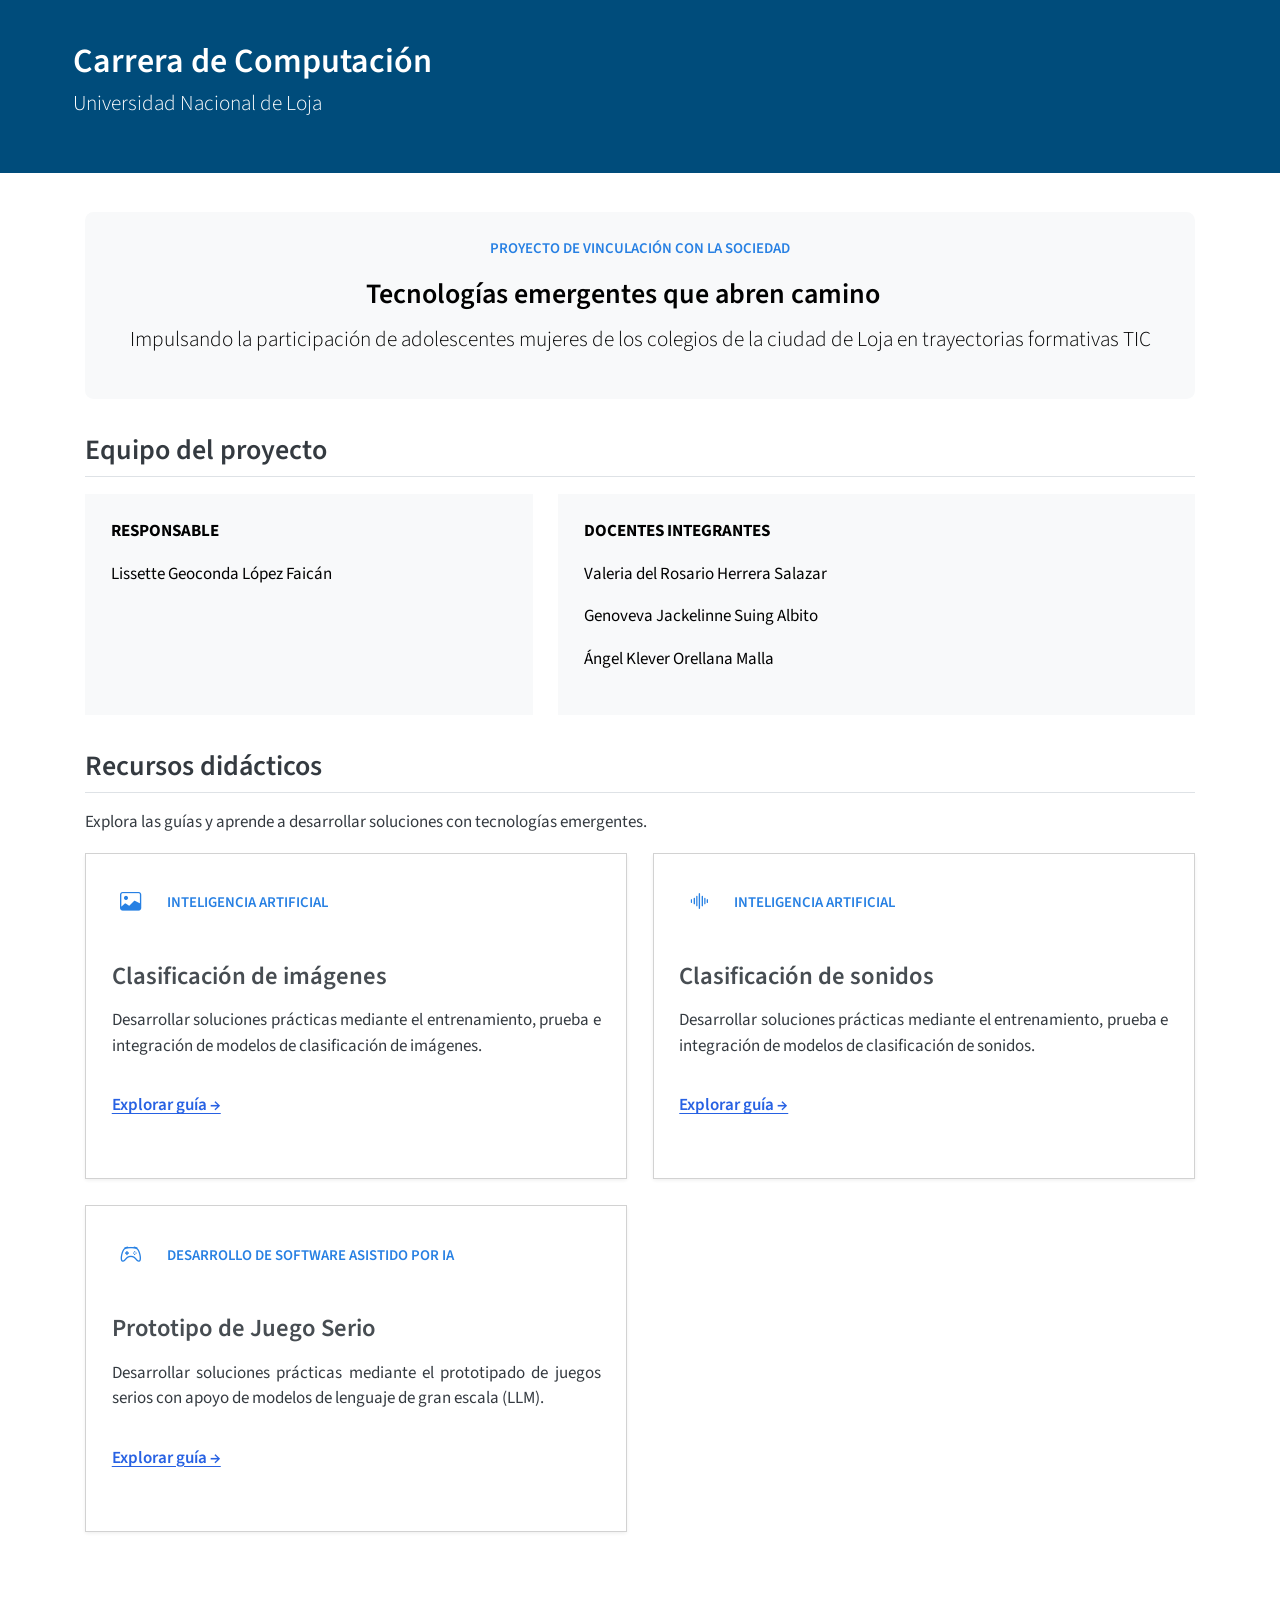
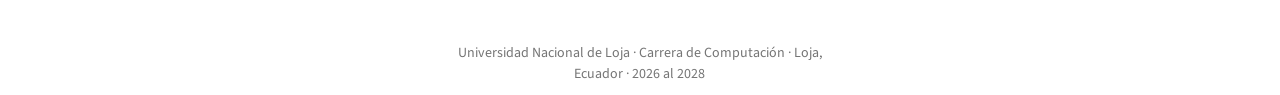
<file: doc/index.html>
<!DOCTYPE html>
<html xmlns="http://www.w3.org/1999/xhtml" lang="es" xml:lang="es"><head>

<meta charset="utf-8">
<meta name="generator" content="quarto-1.11.9">

<meta name="viewport" content="width=device-width, initial-scale=1.0, user-scalable=yes">


<title>Carrera de Computación – WomanTIC</title>
<style>
/* Default styles provided by pandoc.
** See https://pandoc.org/MANUAL.html#variables-for-html for config info.
*/
span.smallcaps{font-variant: small-caps;}
div.columns{display: flex; gap: 1.5em;}
div.column{flex: auto;}
@media screen {
div.columns{gap: min(4vw, 1.5em);}
div.column{overflow-x: auto;}
}
div.hanging-indent{margin-left: 1.5em; text-indent: -1.5em;}
ul.task-list{list-style: none;}
ul.task-list li input[type="checkbox"] {
  width: 0.8em;
  margin: 0 0.8em 0.2em -1em; /* quarto-specific, see https://github.com/quarto-dev/quarto-cli/issues/4556 */ 
  vertical-align: middle;
}
</style>


<script src="site_libs/quarto-nav/quarto-nav.js"></script>
<script src="site_libs/clipboard/clipboard.min.js"></script>
<script src="site_libs/quarto-html/quarto.js" type="module"></script>
<script src="site_libs/quarto-html/tabsets/tabsets.js" type="module"></script>
<script src="site_libs/quarto-html/scrollable-regions/scrollable-regions.js" type="module"></script>
<script src="site_libs/quarto-html/popper.min.js"></script>
<script src="site_libs/quarto-html/tippy.umd.min.js"></script>
<script src="site_libs/quarto-html/anchor.min.js"></script>
<link href="site_libs/quarto-html/tippy.css" rel="stylesheet">
<link href="site_libs/quarto-html/quarto-syntax-highlighting-63b5708e65d6cd79cd7618c58d0c21e7.css" rel="stylesheet" id="quarto-text-highlighting-styles">
<script src="site_libs/bootstrap/bootstrap.min.js"></script>
<link href="site_libs/bootstrap/bootstrap-icons.css" rel="stylesheet">
<link href="site_libs/bootstrap/bootstrap-ae532e7a3f17d28a1d211e009f8669bc.min.css" rel="stylesheet" append-hash="true" id="quarto-bootstrap" data-mode="light">
<script id="quarto-search-options" type="application/json">{
  "language": {
    "search-no-results-text": "No se han encontrado resultados",
    "search-matching-documents-text": "documentos encontrados",
    "search-copy-link-title": "Copiar el enlace en la búsqueda",
    "search-hide-matches-text": "Ocultar resultados adicionales",
    "search-more-match-text": "resultado adicional en este documento",
    "search-more-matches-text": "resultados adicionales en este documento",
    "search-clear-button-title": "Borrar",
    "search-text-placeholder": "",
    "search-detached-cancel-button-title": "Cancelar",
    "search-submit-button-title": "Enviar",
    "search-label": "Buscar"
  }
}</script>
<style>

      .quarto-title-block .quarto-title-banner h1,
      .quarto-title-block .quarto-title-banner h2,
      .quarto-title-block .quarto-title-banner h3,
      .quarto-title-block .quarto-title-banner h4,
      .quarto-title-block .quarto-title-banner h5,
      .quarto-title-block .quarto-title-banner h6
      {
        color: #FFFFFF;
      }

      .quarto-title-block .quarto-title-banner {
        color: #FFFFFF;
background: #004C7B;
      }
</style>
<style>
  #title-block-header,
  #title-block-header .quarto-title-banner {
    margin-block-end: 0;
  }
</style>


</head>

<body class="quarto-light"><a id="quarto-skip-link" class="visually-hidden-focusable" href="#quarto-document-content">Saltar al contenido principal</a>

<div id="quarto-search-results"></div>
<!-- content -->
<header id="title-block-header" class="quarto-title-block default page-columns page-full">
  <div class="quarto-title-banner page-columns page-full">
    <div class="quarto-title column-page">
      <h1 class="title">Carrera de Computación</h1>
            <p class="subtitle lead">Universidad Nacional de Loja</p>
                      </div>
  </div>
    
  
  <div class="quarto-title-meta column-page">

      
    
      
    </div>
    
  
  </header><div id="quarto-content" class="quarto-container page-columns page-rows-contents page-layout-full">
<!-- sidebar -->
<!-- margin-sidebar -->
    
<!-- main -->
<main class="content quarto-banner-title-block column-page" id="quarto-document-content" tabindex="-1">





<div class="container pt-2 pb-4">
<div class="bg-light rounded-3 p-4 mb-4 text-center">
<div class="text-primary fw-semibold small mb-2">
<p>PROYECTO DE VINCULACIÓN CON LA SOCIEDAD</p>
</div>
<section id="tecnologías-emergentes-que-abren-camino" class="level2 border-0 mt-2 mb-1">
<h2 class="border-0 mt-2 mb-1 anchored" data-anchor-id="tecnologías-emergentes-que-abren-camino">Tecnologías emergentes que abren camino</h2>
<div class="lead mt-0 mb-0">
<p>Impulsando la participación de adolescentes mujeres de los colegios de la ciudad de Loja en trayectorias formativas TIC</p>
</div>
</section>
</div>
<section id="equipo-del-proyecto" class="level2">
<h2 class="anchored" data-anchor-id="equipo-del-proyecto">Equipo del proyecto</h2>
<div class="grid">
<div class="g-col-12 g-col-md-5">
<div class="card h-100 bg-light border-0">
<div class="card-body p-4">
<p><strong>RESPONSABLE</strong></p>
<p>Lissette Geoconda López Faicán</p>
</div>
</div>
</div>
<div class="g-col-12 g-col-md-7">
<div class="card h-100 bg-light border-0">
<div class="card-body p-4">
<p><strong>DOCENTES INTEGRANTES</strong></p>
<p>Valeria del Rosario Herrera Salazar</p>
<p>Genoveva Jackelinne Suing Albito</p>
<p>Ángel Klever Orellana Malla</p>
</div>
</div>
</div>
</div>
</section>
<section id="recursos-didácticos" class="level2">
<h2 class="anchored" data-anchor-id="recursos-didácticos">Recursos didácticos</h2>
<p>Explora las guías y aprende a desarrollar soluciones con tecnologías emergentes.</p>
<div class="grid">
<div class="g-col-12 g-col-md-6">
<div class="card h-100 shadow-sm">
<div class="card-body p-4 d-flex flex-column">
<div class="d-flex align-items-center gap-3 mb-3">
<div class="rounded-3 p-2">
<p><i class="bi bi-image fs-4 text-primary"></i></p>
</div>
<div class="text-primary fw-semibold small">
<p>INTELIGENCIA ARTIFICIAL</p>
</div>
</div>
<section id="clasificación-de-imágenes" class="level3 mt-0 mb-3">
<h3 class="mt-0 mb-3 anchored" data-anchor-id="clasificación-de-imágenes">Clasificación de imágenes</h3>
<div style="text-align: justify;">
<p>Desarrollar soluciones prácticas mediante el entrenamiento, prueba e integración de modelos de clasificación de imágenes.</p>
</div>
<div class="mt-auto pt-3">
<p><a href="./recursos/clasificador-imagenes/index.html" class="stretched-link fw-semibold">Explorar guía →</a></p>
</div>
</section>
</div>
</div>
</div>
<div class="g-col-12 g-col-md-6">
<div class="card h-100 shadow-sm">
<div class="card-body p-4 d-flex flex-column">
<div class="d-flex align-items-center gap-3 mb-3">
<div class="rounded-3 p-2">
<p><i class="bi bi-soundwave fs-4 text-primary"></i></p>
</div>
<div class="text-primary fw-semibold small">
<p>INTELIGENCIA ARTIFICIAL</p>
</div>
</div>
<section id="clasificación-de-sonidos" class="level3 mt-0 mb-3">
<h3 class="mt-0 mb-3 anchored" data-anchor-id="clasificación-de-sonidos">Clasificación de sonidos</h3>
<div style="text-align: justify;">
<p>Desarrollar soluciones prácticas mediante el entrenamiento, prueba e integración de modelos de clasificación de sonidos.</p>
</div>
<div class="mt-auto pt-3 text-muted">
<p><a href="./recursos/clasificador-sonidos/index.html" class="stretched-link fw-semibold">Explorar guía →</a></p>
</div>
</section>
</div>
</div>
</div>
<div class="g-col-12 g-col-md-6">
<div class="card h-100 shadow-sm">
<div class="card-body p-4 d-flex flex-column">
<div class="d-flex align-items-center gap-3 mb-3">
<div class="rounded-3 p-2">
<p><i class="bi bi-controller fs-4 text-primary"></i></p>
</div>
<div class="text-primary fw-semibold small">
<p>DESARROLLO DE SOFTWARE ASISTIDO POR IA</p>
</div>
</div>
<section id="prototipo-de-juego-serio" class="level3 mt-0 mb-3">
<h3 class="mt-0 mb-3 anchored" data-anchor-id="prototipo-de-juego-serio">Prototipo de Juego Serio</h3>
<div style="text-align: justify;">
<p>Desarrollar soluciones prácticas mediante el prototipado de juegos serios con apoyo de modelos de lenguaje de gran escala (LLM).</p>
</div>
<div class="mt-auto pt-3 text-muted">
<p><a href="./recursos/prototipadoIA-juegoserio/index.html" class="stretched-link fw-semibold">Explorar guía →</a></p>
</div>
</section>
</div>
</div>
</div>
</div>
</section>
</div>



</main> <!-- /main -->
<script id="quarto-html-after-body" type="application/javascript">
  window.document.addEventListener("DOMContentLoaded", function (event) {
    const icon = "";
    const anchorJS = new window.AnchorJS();
    anchorJS.options = {
      placement: 'right',
      icon: icon
    };
    anchorJS.add('.anchored');
    const isCodeAnnotation = (el) => {
      for (const clz of el.classList) {
        if (clz.startsWith('code-annotation-')) {                     
          return true;
        }
      }
      return false;
    }
    const onCopySuccess = function(e) {
      // button target
      const button = e.trigger;
      // don't keep focus
      button.blur();
      // flash "checked"
      button.classList.add('code-copy-button-checked');
      var currentTitle = button.getAttribute("title");
      button.setAttribute("title", "Copiado");
      let tooltip;
      if (window.bootstrap) {
        button.setAttribute("data-bs-toggle", "tooltip");
        button.setAttribute("data-bs-placement", "left");
        button.setAttribute("data-bs-title", "Copiado");
        tooltip = new bootstrap.Tooltip(button, 
          { trigger: "manual", 
            customClass: "code-copy-button-tooltip",
            offset: [0, -8]});
        tooltip.show();    
      }
      setTimeout(function() {
        if (tooltip) {
          tooltip.hide();
          button.removeAttribute("data-bs-title");
          button.removeAttribute("data-bs-toggle");
          button.removeAttribute("data-bs-placement");
        }
        button.setAttribute("title", currentTitle);
        button.classList.remove('code-copy-button-checked');
      }, 1000);
      // clear code selection
      e.clearSelection();
    }
    const getTextToCopy = function(trigger) {
      const outerScaffold = trigger.parentElement.cloneNode(true);
      const codeEl = outerScaffold.querySelector('code');
      for (const childEl of codeEl.children) {
        if (isCodeAnnotation(childEl)) {
          childEl.remove();
        }
      }
      return codeEl.innerText;
    }
    const clipboard = new window.ClipboardJS('.code-copy-button:not([data-in-quarto-modal])', {
      text: getTextToCopy
    });
    clipboard.on('success', onCopySuccess);
    if (window.document.getElementById('quarto-embedded-source-code-modal')) {
      const clipboardModal = new window.ClipboardJS('.code-copy-button[data-in-quarto-modal]', {
        text: getTextToCopy,
        container: window.document.getElementById('quarto-embedded-source-code-modal')
      });
      clipboardModal.on('success', onCopySuccess);
    }
      var localhostRegex = new RegExp(/^(?:http|https):\/\/localhost\:?[0-9]*\//);
      var mailtoRegex = new RegExp(/^mailto:/);
        var filterRegex = new RegExp('/' + window.location.host + '/');
      var isInternal = (href) => {
          return filterRegex.test(href) || localhostRegex.test(href) || mailtoRegex.test(href);
      }
      // Inspect non-navigation links and adorn them if external
      window.quartoDecorateExternalLinks = function (root) {
     var links = (root || window.document).querySelectorAll('a[href]:not(.nav-link):not(.navbar-brand):not(.toc-action):not(.sidebar-link):not(.sidebar-item-toggle):not(.pagination-link):not(.no-external):not([aria-hidden]):not(.dropdown-item):not(.quarto-navigation-tool):not(.about-link)');
      for (var i=0; i<links.length; i++) {
        const link = links[i];
        if (!isInternal(link.href)) {
          // undo the damage that might have been done by quarto-nav.js in the case of
          // links that we want to consider external
          if (link.dataset.originalHref !== undefined) {
            link.href = link.dataset.originalHref;
          }
          if (!link.classList.contains('no-external-icon')) {
          }
        }
      }
      };
      window.quartoDecorateExternalLinks(window.document);
    // Esc closes the popup (WCAG 1.4.13) and focus leaving both trigger and
    // popup closes it (WCAG 2.4.11); tippy handles neither for interactive popups.
    const hideOnEscAndFocusOut = {
      name: 'hideOnEscAndFocusOut',
      defaultValue: true,
      fn(instance) {
        const dismiss = () => {
          // A show scheduled by the trigger delay would otherwise reopen it
          instance.clearDelayTimeouts();
          instance.hide();
        };
        const onKeyDown = (event) => {
          if (event.key !== 'Escape') {
            return;
          }
          // Keep Esc from also reaching page handlers (e.g. reveal.js overview),
          // except an open reveal.js slide menu, which Esc should close too.
          // The menu handles keys only when its keyboard option is on.
          const menuHandlesEsc = window.Reveal?.getPlugin?.('menu')?.isOpen() &&
            window.Reveal.getConfig().menu?.keyboard !== false;
          if (!menuHandlesEsc) {
            event.stopPropagation();
          }
          if (instance.popper.contains(window.document.activeElement)) {
            // Disabled while refocusing so the focus trigger does not reopen it
            instance.disable();
            instance.reference.focus();
            instance.enable();
          }
          dismiss();
        };
        const onFocusOut = (event) => {
          const target = event.relatedTarget;
          if (target && !instance.reference.contains(target) &&
              !instance.popper.contains(target)) {
            dismiss();
          }
        };
        // On the trigger too: a click trigger (code-annotations: select) has no
        // blur handling. Attached for the instance's lifetime so leaving the
        // trigger also cancels a show still pending on the trigger delay.
        instance.reference.addEventListener('focusout', onFocusOut);
        return {
          onShow() {
            window.document.addEventListener('keydown', onKeyDown, true);
            instance.popper.addEventListener('focusout', onFocusOut);
          },
          onHide() {
            window.document.removeEventListener('keydown', onKeyDown, true);
            instance.popper.removeEventListener('focusout', onFocusOut);
          },
          onDestroy() {
            instance.reference.removeEventListener('focusout', onFocusOut);
          },
        };
      },
    };
    function tippyHover(el, contentFn, onTriggerFn, onUntriggerFn) {
      const config = {
        allowHTML: true,
        maxWidth: 500,
        delay: 100,
        arrow: false,
        appendTo: function(el) {
            return el.parentElement;
        },
        interactive: true,
        interactiveBorder: 10,
        theme: 'quarto',
        placement: 'bottom-start',
        plugins: [hideOnEscAndFocusOut],
      };
      if (contentFn) {
        config.content = contentFn;
      }
      if (onTriggerFn) {
        config.onTrigger = onTriggerFn;
      }
      if (onUntriggerFn) {
        config.onUntrigger = onUntriggerFn;
      }
      window.tippy(el, config); 
    }
    const noterefs = window.document.querySelectorAll('a[role="doc-noteref"]');
    for (var i=0; i<noterefs.length; i++) {
      const ref = noterefs[i];
      tippyHover(ref, function() {
        // use id or data attribute instead here
        let href = ref.getAttribute('data-footnote-href') || ref.getAttribute('href');
        try { href = new URL(href).hash; } catch {}
        const id = href.replace(/^#\/?/, "");
        const note = window.document.getElementById(id);
        if (note) {
          return note.innerHTML;
        } else {
          return "";
        }
      });
    }
    const xrefs = window.document.querySelectorAll('a.quarto-xref');
    const processXRef = (id, note) => {
      // Strip column container classes
      const stripColumnClz = (el) => {
        el.classList.remove("page-full", "page-columns");
        if (el.children) {
          for (const child of el.children) {
            stripColumnClz(child);
          }
        }
      }
      stripColumnClz(note)
      if (id === null || id.startsWith('sec-')) {
        // Special case sections, only their first couple elements
        const container = document.createElement("div");
        if (note.children && note.children.length > 2) {
          container.appendChild(note.children[0].cloneNode(true));
          for (let i = 1; i < note.children.length; i++) {
            const child = note.children[i];
            if (child.tagName === "P" && child.innerText === "") {
              continue;
            } else {
              container.appendChild(child.cloneNode(true));
              break;
            }
          }
          if (window.Quarto?.typesetMath) {
            window.Quarto.typesetMath(container);
          }
          return container.innerHTML
        } else {
          if (window.Quarto?.typesetMath) {
            window.Quarto.typesetMath(note);
          }
          return note.innerHTML;
        }
      } else {
        // Remove any anchor links if they are present
        const anchorLink = note.querySelector('a.anchorjs-link');
        if (anchorLink) {
          anchorLink.remove();
        }
        if (window.Quarto?.typesetMath) {
          window.Quarto.typesetMath(note);
        }
        if (note.classList.contains("callout")) {
          return note.outerHTML;
        } else {
          return note.innerHTML;
        }
      }
    }
    for (var i=0; i<xrefs.length; i++) {
      const xref = xrefs[i];
      tippyHover(xref, undefined, function(instance) {
        instance.disable();
        let url = xref.getAttribute('href');
        let hash = undefined; 
        if (url.startsWith('#')) {
          hash = url;
        } else {
          try { hash = new URL(url).hash; } catch {}
        }
        if (hash) {
          const id = hash.replace(/^#\/?/, "");
          const note = window.document.getElementById(id);
          if (note !== null) {
            try {
              const html = processXRef(id, note.cloneNode(true));
              instance.setContent(html);
            } finally {
              instance.enable();
              instance.show();
            }
          } else {
            // See if we can fetch this
            fetch(url.split('#')[0])
            .then(res => res.text())
            .then(html => {
              const parser = new DOMParser();
              const htmlDoc = parser.parseFromString(html, "text/html");
              const note = htmlDoc.getElementById(id);
              if (note !== null) {
                const html = processXRef(id, note);
                instance.setContent(html);
              } 
            }).finally(() => {
              instance.enable();
              instance.show();
            });
          }
        } else {
          // See if we can fetch a full url (with no hash to target)
          // This is a special case and we should probably do some content thinning / targeting
          fetch(url)
          .then(res => res.text())
          .then(html => {
            const parser = new DOMParser();
            const htmlDoc = parser.parseFromString(html, "text/html");
            const note = htmlDoc.querySelector('main.content');
            if (note !== null) {
              // This should only happen for chapter cross references
              // (since there is no id in the URL)
              // remove the first header
              if (note.children.length > 0 && note.children[0].tagName === "HEADER") {
                note.children[0].remove();
              }
              const html = processXRef(null, note);
              instance.setContent(html);
            } 
          }).finally(() => {
            instance.enable();
            instance.show();
          });
        }
      }, function(instance) {
      });
    }
        let selectedAnnoteEl;
        const selectorForAnnotation = ( cell, annotation) => {
          let cellAttr = 'data-code-cell="' + cell + '"';
          let lineAttr = 'data-code-annotation="' +  annotation + '"';
          const selector = 'span[' + cellAttr + '][' + lineAttr + ']';
          return selector;
        }
        const selectCodeLines = (annoteEl) => {
          const doc = window.document;
          const targetCell = annoteEl.getAttribute("data-target-cell");
          const targetAnnotation = annoteEl.getAttribute("data-target-annotation");
          const annoteSpan = window.document.querySelector(selectorForAnnotation(targetCell, targetAnnotation));
          const lines = annoteSpan.getAttribute("data-code-lines").split(",");
          const lineIds = lines.map((line) => {
            return targetCell + "-" + line;
          })
          // Each band is positioned against its own containing block, which is
          // not the offsetParent of the lines, so place it from client rects.
          const placeBand = (band, firstEl, lastEl, codeBlock) => {
            const container = band.offsetParent;
            if (container === null) {
              return;
            }
            const containerRect = container.getBoundingClientRect();
            // Reveal.js scales slides with a transform, so convert client
            // pixels back to the CSS pixels of the container.
            const scale = containerRect.height / container.offsetHeight || 1;
            const firstRect = firstEl.getBoundingClientRect();
            const lastRect = lastEl.getBoundingClientRect();
            const top = (firstRect.top - containerRect.top) / scale - container.clientTop + container.scrollTop;
            const height = (lastRect.bottom - firstRect.top) / scale;
            band.style.top = top - 2 + "px";
            band.style.height = height + 4 + "px";
            if (codeBlock) {
              // Without the copy button wrapper, the containing block is wider
              // than the code block, so span the code block explicitly.
              const blockRect = codeBlock.getBoundingClientRect();
              band.style.left = (blockRect.left - containerRect.left) / scale - container.clientLeft + container.scrollLeft + "px";
              band.style.width = blockRect.width / scale + "px";
            }
          };
          if (lineIds.length > 0) {
            const el = window.document.getElementById(lineIds[0]);
            const lastEl = window.document.getElementById(lineIds[lineIds.length - 1]);
            const parent = el.parentElement.parentElement;
            // cook up a div (if necessary) and position it
            let div = window.document.getElementById("code-annotation-line-highlight");
            if (div === null) {
              div = window.document.createElement("div");
              div.setAttribute("id", "code-annotation-line-highlight");
              div.style.position = 'absolute';
              parent.appendChild(div);
            }
            placeBand(div, el, lastEl, parent.closest("div.sourceCode") || parent);
            let gutterDiv = window.document.getElementById("code-annotation-line-highlight-gutter");
            if (gutterDiv === null) {
              gutterDiv = window.document.createElement("div");
              gutterDiv.setAttribute("id", "code-annotation-line-highlight-gutter");
              gutterDiv.style.position = 'absolute';
              const codeCell = window.document.getElementById(targetCell);
              const gutter = codeCell.querySelector('.code-annotation-gutter');
              gutter.appendChild(gutterDiv);
            }
            placeBand(gutterDiv, el, lastEl);
            selectedAnnoteEl = annoteEl;
          }
        };
        const unselectCodeLines = () => {
          const elementsIds = ["code-annotation-line-highlight", "code-annotation-line-highlight-gutter"];
          elementsIds.forEach((elId) => {
            const div = window.document.getElementById(elId);
            if (div) {
              div.remove();
            }
          });
          selectedAnnoteEl = undefined;
        };
          // Handle positioning of the toggle
      window.addEventListener(
        "resize",
        throttle(() => {
          elRect = undefined;
          if (selectedAnnoteEl) {
            selectCodeLines(selectedAnnoteEl);
          }
        }, 10)
      );
      function throttle(fn, ms) {
      let throttle = false;
      let timer;
        return (...args) => {
          if(!throttle) { // first call gets through
              fn.apply(this, args);
              throttle = true;
          } else { // all the others get throttled
              if(timer) clearTimeout(timer); // cancel #2
              timer = setTimeout(() => {
                fn.apply(this, args);
                timer = throttle = false;
              }, ms);
          }
        };
      }
        // Attach click handler to the DT
        const annoteDls = window.document.querySelectorAll('dt[data-target-cell]');
        for (const annoteDlNode of annoteDls) {
          annoteDlNode.addEventListener('click', (event) => {
            const clickedEl = event.target;
            if (clickedEl !== selectedAnnoteEl) {
              unselectCodeLines();
              const activeEl = window.document.querySelector('dt[data-target-cell].code-annotation-active');
              if (activeEl) {
                activeEl.classList.remove('code-annotation-active');
              }
              selectCodeLines(clickedEl);
              clickedEl.classList.add('code-annotation-active');
            } else {
              // Unselect the line
              unselectCodeLines();
              clickedEl.classList.remove('code-annotation-active');
            }
          });
        }
    const findCites = (el) => {
      const parentEl = el.parentElement;
      if (parentEl) {
        const cites = parentEl.dataset.cites;
        if (cites) {
          return {
            el,
            cites: cites.split(' ')
          };
        } else {
          return findCites(el.parentElement)
        }
      } else {
        return undefined;
      }
    };
    var bibliorefs = window.document.querySelectorAll('a[role="doc-biblioref"]');
    for (var i=0; i<bibliorefs.length; i++) {
      const ref = bibliorefs[i];
      const citeInfo = findCites(ref);
      if (citeInfo) {
        tippyHover(citeInfo.el, function() {
          var popup = window.document.createElement('div');
          citeInfo.cites.forEach(function(cite) {
            var citeDiv = window.document.createElement('div');
            citeDiv.classList.add('hanging-indent');
            citeDiv.classList.add('csl-entry');
            var biblioDiv = window.document.getElementById('ref-' + cite);
            if (biblioDiv) {
              citeDiv.innerHTML = biblioDiv.innerHTML;
            }
            popup.appendChild(citeDiv);
          });
          return popup.innerHTML;
        });
      }
    }
  });
  </script>
  <script type="application/javascript">
  window.quartoScrollableRegionsLabels = {"code":"Código desplazable","output":"Salida desplazable"};
  </script>
</div> <!-- /content -->
<footer class="footer">
  <div class="nav-footer">
    <div class="nav-footer-left">
      &nbsp;
    </div>   
    <div class="nav-footer-center">
<p>Universidad Nacional de Loja · Carrera de Computación · Loja, Ecuador · 2026 al 2028</p>
</div>
    <div class="nav-footer-right">
      &nbsp;
    </div>
  </div>
</footer>




</body></html>
</file>
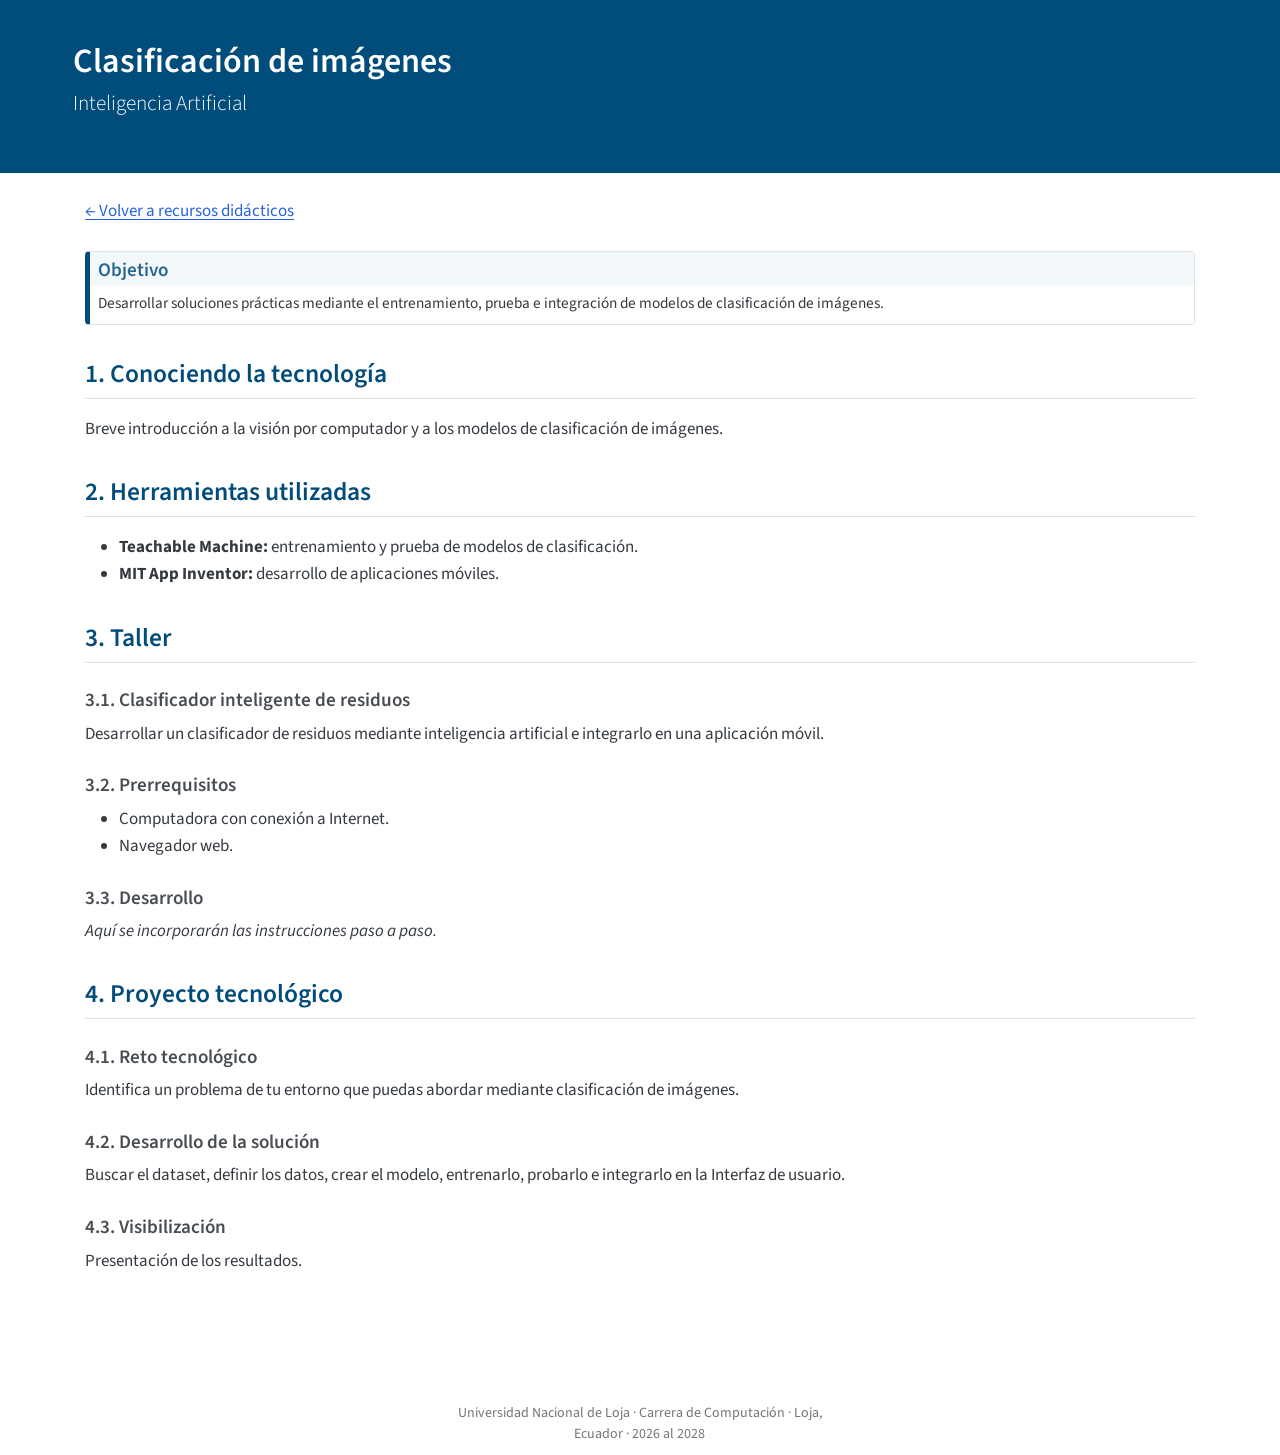
<file: doc/recursos/clasificador-imagenes/index.html>
<!DOCTYPE html>
<html xmlns="http://www.w3.org/1999/xhtml" lang="es" xml:lang="es"><head>

<meta charset="utf-8">
<meta name="generator" content="quarto-1.11.9">

<meta name="viewport" content="width=device-width, initial-scale=1.0, user-scalable=yes">


<title>Clasificación de imágenes – WomanTIC</title>
<style>
/* Default styles provided by pandoc.
** See https://pandoc.org/MANUAL.html#variables-for-html for config info.
*/
span.smallcaps{font-variant: small-caps;}
div.columns{display: flex; gap: 1.5em;}
div.column{flex: auto;}
@media screen {
div.columns{gap: min(4vw, 1.5em);}
div.column{overflow-x: auto;}
}
div.hanging-indent{margin-left: 1.5em; text-indent: -1.5em;}
ul.task-list{list-style: none;}
ul.task-list li input[type="checkbox"] {
  width: 0.8em;
  margin: 0 0.8em 0.2em -1em; /* quarto-specific, see https://github.com/quarto-dev/quarto-cli/issues/4556 */ 
  vertical-align: middle;
}
</style>


<script src="../../site_libs/quarto-nav/quarto-nav.js"></script>
<script src="../../site_libs/clipboard/clipboard.min.js"></script>
<script src="../../site_libs/quarto-html/quarto.js" type="module"></script>
<script src="../../site_libs/quarto-html/tabsets/tabsets.js" type="module"></script>
<script src="../../site_libs/quarto-html/scrollable-regions/scrollable-regions.js" type="module"></script>
<script src="../../site_libs/quarto-html/popper.min.js"></script>
<script src="../../site_libs/quarto-html/tippy.umd.min.js"></script>
<script src="../../site_libs/quarto-html/anchor.min.js"></script>
<link href="../../site_libs/quarto-html/tippy.css" rel="stylesheet">
<link href="../../site_libs/quarto-html/quarto-syntax-highlighting-63b5708e65d6cd79cd7618c58d0c21e7.css" rel="stylesheet" id="quarto-text-highlighting-styles">
<script src="../../site_libs/bootstrap/bootstrap.min.js"></script>
<link href="../../site_libs/bootstrap/bootstrap-icons.css" rel="stylesheet">
<link href="../../site_libs/bootstrap/bootstrap-ae532e7a3f17d28a1d211e009f8669bc.min.css" rel="stylesheet" append-hash="true" id="quarto-bootstrap" data-mode="light">
<script id="quarto-search-options" type="application/json">{
  "language": {
    "search-no-results-text": "No se han encontrado resultados",
    "search-matching-documents-text": "documentos encontrados",
    "search-copy-link-title": "Copiar el enlace en la búsqueda",
    "search-hide-matches-text": "Ocultar resultados adicionales",
    "search-more-match-text": "resultado adicional en este documento",
    "search-more-matches-text": "resultados adicionales en este documento",
    "search-clear-button-title": "Borrar",
    "search-text-placeholder": "",
    "search-detached-cancel-button-title": "Cancelar",
    "search-submit-button-title": "Enviar",
    "search-label": "Buscar"
  }
}</script>
<style>

      .quarto-title-block .quarto-title-banner h1,
      .quarto-title-block .quarto-title-banner h2,
      .quarto-title-block .quarto-title-banner h3,
      .quarto-title-block .quarto-title-banner h4,
      .quarto-title-block .quarto-title-banner h5,
      .quarto-title-block .quarto-title-banner h6
      {
        color: #FFFFFF;
      }

      .quarto-title-block .quarto-title-banner {
        color: #FFFFFF;
background: #004C7B;
      }
</style>
<style>
  #title-block-header,
  #title-block-header .quarto-title-banner {
    margin-block-end: 0;
  }

  #quarto-content > #quarto-document-content {
    margin-block-start: 0;
    padding-block-start: 0;
  }

  .image-classification-guide {
    --guide-blue: #004c7b;
    line-height: 1.6;
  }

  .image-classification-guide .guide-back p {
    margin-block: 0;
  }

  .image-classification-guide .callout.callout-note {
    margin-top: 0;
    border-left-color: var(--guide-blue);
  }

  .image-classification-guide .callout.callout-note .callout-header {
    background-color: #f1f7fb;
  }

  .image-classification-guide .callout-title-container {
    color: var(--guide-blue);
    font-size: 1.125rem;
  }

  .image-classification-guide .callout-body {
    font-size: 1rem;
  }

  .image-classification-guide .level2 > h2 {
    color: var(--guide-blue);
    font-size: 1.5rem;
    border-color: #d7e5ee;
  }

  .image-classification-guide .level3 > h3 {
    font-size: 1.125rem;
    font-weight: 600;
  }
</style>


</head>

<body class="quarto-light"><a id="quarto-skip-link" class="visually-hidden-focusable" href="#quarto-document-content">Saltar al contenido principal</a>

<div id="quarto-search-results"></div>
<!-- content -->
<header id="title-block-header" class="quarto-title-block default page-columns page-full">
  <div class="quarto-title-banner page-columns page-full">
    <div class="quarto-title column-page">
      <h1 class="title">Clasificación de imágenes</h1>
            <p class="subtitle lead">Inteligencia Artificial</p>
                      </div>
  </div>
    
  
  <div class="quarto-title-meta column-page">

      
    
      
    </div>
    
  
  </header><div id="quarto-content" class="quarto-container page-columns page-rows-contents page-layout-full">
<!-- sidebar -->
<!-- margin-sidebar -->
    
<!-- main -->
<main class="content quarto-banner-title-block column-page" id="quarto-document-content" tabindex="-1">





<div class="container pb-4 image-classification-guide">
<div class="guide-back py-4">
<p><a href="../../index.html">← Volver a recursos didácticos</a></p>
</div>
<div class="callout callout-style-default callout-note no-icon callout-titled">
<div class="callout-header d-flex align-content-center">
<div class="callout-icon-container">
<i class="callout-icon no-icon"></i>
</div>
<div class="callout-title-container flex-fill">
<span class="screen-reader-only">Nota</span>Objetivo
</div>
</div>
<div class="callout-body-container callout-body">
<p>Desarrollar soluciones prácticas mediante el entrenamiento, prueba e integración de modelos de clasificación de imágenes.</p>
</div>
</div>
<section id="conociendo-la-tecnología" class="level2">
<h2 class="anchored" data-anchor-id="conociendo-la-tecnología">1. Conociendo la tecnología</h2>
<p>Breve introducción a la visión por computador y a los modelos de clasificación de imágenes.</p>
</section>
<section id="herramientas-utilizadas" class="level2">
<h2 class="anchored" data-anchor-id="herramientas-utilizadas">2. Herramientas utilizadas</h2>
<ul>
<li><strong>Teachable Machine:</strong> entrenamiento y prueba de modelos de clasificación.</li>
<li><strong>MIT App Inventor:</strong> desarrollo de aplicaciones móviles.</li>
</ul>
</section>
<section id="taller" class="level2">
<h2 class="anchored" data-anchor-id="taller">3. Taller</h2>
<section id="clasificador-inteligente-de-residuos" class="level3">
<h3 class="anchored" data-anchor-id="clasificador-inteligente-de-residuos">3.1. Clasificador inteligente de residuos</h3>
<p>Desarrollar un clasificador de residuos mediante inteligencia artificial e integrarlo en una aplicación móvil.</p>
</section>
<section id="prerrequisitos" class="level3">
<h3 class="anchored" data-anchor-id="prerrequisitos">3.2. Prerrequisitos</h3>
<ul>
<li>Computadora con conexión a Internet.</li>
<li>Navegador web.</li>
</ul>
</section>
<section id="desarrollo" class="level3">
<h3 class="anchored" data-anchor-id="desarrollo">3.3. Desarrollo</h3>
<p><em>Aquí se incorporarán las instrucciones paso a paso.</em></p>
</section>
</section>
<section id="proyecto-tecnológico" class="level2">
<h2 class="anchored" data-anchor-id="proyecto-tecnológico">4. Proyecto tecnológico</h2>
<section id="reto-tecnológico" class="level3">
<h3 class="anchored" data-anchor-id="reto-tecnológico">4.1. Reto tecnológico</h3>
<p>Identifica un problema de tu entorno que puedas abordar mediante clasificación de imágenes.</p>
</section>
<section id="desarrollo-de-la-solución" class="level3">
<h3 class="anchored" data-anchor-id="desarrollo-de-la-solución">4.2. Desarrollo de la solución</h3>
<p>Buscar el dataset, definir los datos, crear el modelo, entrenarlo, probarlo e integrarlo en la Interfaz de usuario.</p>
</section>
<section id="visibilización" class="level3">
<h3 class="anchored" data-anchor-id="visibilización">4.3. Visibilización</h3>
<p>Presentación de los resultados.</p>
</section>
</section>
</div>



</main> <!-- /main -->
<script id="quarto-html-after-body" type="application/javascript">
  window.document.addEventListener("DOMContentLoaded", function (event) {
    const icon = "";
    const anchorJS = new window.AnchorJS();
    anchorJS.options = {
      placement: 'right',
      icon: icon
    };
    anchorJS.add('.anchored');
    const isCodeAnnotation = (el) => {
      for (const clz of el.classList) {
        if (clz.startsWith('code-annotation-')) {                     
          return true;
        }
      }
      return false;
    }
    const onCopySuccess = function(e) {
      // button target
      const button = e.trigger;
      // don't keep focus
      button.blur();
      // flash "checked"
      button.classList.add('code-copy-button-checked');
      var currentTitle = button.getAttribute("title");
      button.setAttribute("title", "Copiado");
      let tooltip;
      if (window.bootstrap) {
        button.setAttribute("data-bs-toggle", "tooltip");
        button.setAttribute("data-bs-placement", "left");
        button.setAttribute("data-bs-title", "Copiado");
        tooltip = new bootstrap.Tooltip(button, 
          { trigger: "manual", 
            customClass: "code-copy-button-tooltip",
            offset: [0, -8]});
        tooltip.show();    
      }
      setTimeout(function() {
        if (tooltip) {
          tooltip.hide();
          button.removeAttribute("data-bs-title");
          button.removeAttribute("data-bs-toggle");
          button.removeAttribute("data-bs-placement");
        }
        button.setAttribute("title", currentTitle);
        button.classList.remove('code-copy-button-checked');
      }, 1000);
      // clear code selection
      e.clearSelection();
    }
    const getTextToCopy = function(trigger) {
      const outerScaffold = trigger.parentElement.cloneNode(true);
      const codeEl = outerScaffold.querySelector('code');
      for (const childEl of codeEl.children) {
        if (isCodeAnnotation(childEl)) {
          childEl.remove();
        }
      }
      return codeEl.innerText;
    }
    const clipboard = new window.ClipboardJS('.code-copy-button:not([data-in-quarto-modal])', {
      text: getTextToCopy
    });
    clipboard.on('success', onCopySuccess);
    if (window.document.getElementById('quarto-embedded-source-code-modal')) {
      const clipboardModal = new window.ClipboardJS('.code-copy-button[data-in-quarto-modal]', {
        text: getTextToCopy,
        container: window.document.getElementById('quarto-embedded-source-code-modal')
      });
      clipboardModal.on('success', onCopySuccess);
    }
      var localhostRegex = new RegExp(/^(?:http|https):\/\/localhost\:?[0-9]*\//);
      var mailtoRegex = new RegExp(/^mailto:/);
        var filterRegex = new RegExp('/' + window.location.host + '/');
      var isInternal = (href) => {
          return filterRegex.test(href) || localhostRegex.test(href) || mailtoRegex.test(href);
      }
      // Inspect non-navigation links and adorn them if external
      window.quartoDecorateExternalLinks = function (root) {
     var links = (root || window.document).querySelectorAll('a[href]:not(.nav-link):not(.navbar-brand):not(.toc-action):not(.sidebar-link):not(.sidebar-item-toggle):not(.pagination-link):not(.no-external):not([aria-hidden]):not(.dropdown-item):not(.quarto-navigation-tool):not(.about-link)');
      for (var i=0; i<links.length; i++) {
        const link = links[i];
        if (!isInternal(link.href)) {
          // undo the damage that might have been done by quarto-nav.js in the case of
          // links that we want to consider external
          if (link.dataset.originalHref !== undefined) {
            link.href = link.dataset.originalHref;
          }
          if (!link.classList.contains('no-external-icon')) {
          }
        }
      }
      };
      window.quartoDecorateExternalLinks(window.document);
    // Esc closes the popup (WCAG 1.4.13) and focus leaving both trigger and
    // popup closes it (WCAG 2.4.11); tippy handles neither for interactive popups.
    const hideOnEscAndFocusOut = {
      name: 'hideOnEscAndFocusOut',
      defaultValue: true,
      fn(instance) {
        const dismiss = () => {
          // A show scheduled by the trigger delay would otherwise reopen it
          instance.clearDelayTimeouts();
          instance.hide();
        };
        const onKeyDown = (event) => {
          if (event.key !== 'Escape') {
            return;
          }
          // Keep Esc from also reaching page handlers (e.g. reveal.js overview),
          // except an open reveal.js slide menu, which Esc should close too.
          // The menu handles keys only when its keyboard option is on.
          const menuHandlesEsc = window.Reveal?.getPlugin?.('menu')?.isOpen() &&
            window.Reveal.getConfig().menu?.keyboard !== false;
          if (!menuHandlesEsc) {
            event.stopPropagation();
          }
          if (instance.popper.contains(window.document.activeElement)) {
            // Disabled while refocusing so the focus trigger does not reopen it
            instance.disable();
            instance.reference.focus();
            instance.enable();
          }
          dismiss();
        };
        const onFocusOut = (event) => {
          const target = event.relatedTarget;
          if (target && !instance.reference.contains(target) &&
              !instance.popper.contains(target)) {
            dismiss();
          }
        };
        // On the trigger too: a click trigger (code-annotations: select) has no
        // blur handling. Attached for the instance's lifetime so leaving the
        // trigger also cancels a show still pending on the trigger delay.
        instance.reference.addEventListener('focusout', onFocusOut);
        return {
          onShow() {
            window.document.addEventListener('keydown', onKeyDown, true);
            instance.popper.addEventListener('focusout', onFocusOut);
          },
          onHide() {
            window.document.removeEventListener('keydown', onKeyDown, true);
            instance.popper.removeEventListener('focusout', onFocusOut);
          },
          onDestroy() {
            instance.reference.removeEventListener('focusout', onFocusOut);
          },
        };
      },
    };
    function tippyHover(el, contentFn, onTriggerFn, onUntriggerFn) {
      const config = {
        allowHTML: true,
        maxWidth: 500,
        delay: 100,
        arrow: false,
        appendTo: function(el) {
            return el.parentElement;
        },
        interactive: true,
        interactiveBorder: 10,
        theme: 'quarto',
        placement: 'bottom-start',
        plugins: [hideOnEscAndFocusOut],
      };
      if (contentFn) {
        config.content = contentFn;
      }
      if (onTriggerFn) {
        config.onTrigger = onTriggerFn;
      }
      if (onUntriggerFn) {
        config.onUntrigger = onUntriggerFn;
      }
      window.tippy(el, config); 
    }
    const noterefs = window.document.querySelectorAll('a[role="doc-noteref"]');
    for (var i=0; i<noterefs.length; i++) {
      const ref = noterefs[i];
      tippyHover(ref, function() {
        // use id or data attribute instead here
        let href = ref.getAttribute('data-footnote-href') || ref.getAttribute('href');
        try { href = new URL(href).hash; } catch {}
        const id = href.replace(/^#\/?/, "");
        const note = window.document.getElementById(id);
        if (note) {
          return note.innerHTML;
        } else {
          return "";
        }
      });
    }
    const xrefs = window.document.querySelectorAll('a.quarto-xref');
    const processXRef = (id, note) => {
      // Strip column container classes
      const stripColumnClz = (el) => {
        el.classList.remove("page-full", "page-columns");
        if (el.children) {
          for (const child of el.children) {
            stripColumnClz(child);
          }
        }
      }
      stripColumnClz(note)
      if (id === null || id.startsWith('sec-')) {
        // Special case sections, only their first couple elements
        const container = document.createElement("div");
        if (note.children && note.children.length > 2) {
          container.appendChild(note.children[0].cloneNode(true));
          for (let i = 1; i < note.children.length; i++) {
            const child = note.children[i];
            if (child.tagName === "P" && child.innerText === "") {
              continue;
            } else {
              container.appendChild(child.cloneNode(true));
              break;
            }
          }
          if (window.Quarto?.typesetMath) {
            window.Quarto.typesetMath(container);
          }
          return container.innerHTML
        } else {
          if (window.Quarto?.typesetMath) {
            window.Quarto.typesetMath(note);
          }
          return note.innerHTML;
        }
      } else {
        // Remove any anchor links if they are present
        const anchorLink = note.querySelector('a.anchorjs-link');
        if (anchorLink) {
          anchorLink.remove();
        }
        if (window.Quarto?.typesetMath) {
          window.Quarto.typesetMath(note);
        }
        if (note.classList.contains("callout")) {
          return note.outerHTML;
        } else {
          return note.innerHTML;
        }
      }
    }
    for (var i=0; i<xrefs.length; i++) {
      const xref = xrefs[i];
      tippyHover(xref, undefined, function(instance) {
        instance.disable();
        let url = xref.getAttribute('href');
        let hash = undefined; 
        if (url.startsWith('#')) {
          hash = url;
        } else {
          try { hash = new URL(url).hash; } catch {}
        }
        if (hash) {
          const id = hash.replace(/^#\/?/, "");
          const note = window.document.getElementById(id);
          if (note !== null) {
            try {
              const html = processXRef(id, note.cloneNode(true));
              instance.setContent(html);
            } finally {
              instance.enable();
              instance.show();
            }
          } else {
            // See if we can fetch this
            fetch(url.split('#')[0])
            .then(res => res.text())
            .then(html => {
              const parser = new DOMParser();
              const htmlDoc = parser.parseFromString(html, "text/html");
              const note = htmlDoc.getElementById(id);
              if (note !== null) {
                const html = processXRef(id, note);
                instance.setContent(html);
              } 
            }).finally(() => {
              instance.enable();
              instance.show();
            });
          }
        } else {
          // See if we can fetch a full url (with no hash to target)
          // This is a special case and we should probably do some content thinning / targeting
          fetch(url)
          .then(res => res.text())
          .then(html => {
            const parser = new DOMParser();
            const htmlDoc = parser.parseFromString(html, "text/html");
            const note = htmlDoc.querySelector('main.content');
            if (note !== null) {
              // This should only happen for chapter cross references
              // (since there is no id in the URL)
              // remove the first header
              if (note.children.length > 0 && note.children[0].tagName === "HEADER") {
                note.children[0].remove();
              }
              const html = processXRef(null, note);
              instance.setContent(html);
            } 
          }).finally(() => {
            instance.enable();
            instance.show();
          });
        }
      }, function(instance) {
      });
    }
        let selectedAnnoteEl;
        const selectorForAnnotation = ( cell, annotation) => {
          let cellAttr = 'data-code-cell="' + cell + '"';
          let lineAttr = 'data-code-annotation="' +  annotation + '"';
          const selector = 'span[' + cellAttr + '][' + lineAttr + ']';
          return selector;
        }
        const selectCodeLines = (annoteEl) => {
          const doc = window.document;
          const targetCell = annoteEl.getAttribute("data-target-cell");
          const targetAnnotation = annoteEl.getAttribute("data-target-annotation");
          const annoteSpan = window.document.querySelector(selectorForAnnotation(targetCell, targetAnnotation));
          const lines = annoteSpan.getAttribute("data-code-lines").split(",");
          const lineIds = lines.map((line) => {
            return targetCell + "-" + line;
          })
          // Each band is positioned against its own containing block, which is
          // not the offsetParent of the lines, so place it from client rects.
          const placeBand = (band, firstEl, lastEl, codeBlock) => {
            const container = band.offsetParent;
            if (container === null) {
              return;
            }
            const containerRect = container.getBoundingClientRect();
            // Reveal.js scales slides with a transform, so convert client
            // pixels back to the CSS pixels of the container.
            const scale = containerRect.height / container.offsetHeight || 1;
            const firstRect = firstEl.getBoundingClientRect();
            const lastRect = lastEl.getBoundingClientRect();
            const top = (firstRect.top - containerRect.top) / scale - container.clientTop + container.scrollTop;
            const height = (lastRect.bottom - firstRect.top) / scale;
            band.style.top = top - 2 + "px";
            band.style.height = height + 4 + "px";
            if (codeBlock) {
              // Without the copy button wrapper, the containing block is wider
              // than the code block, so span the code block explicitly.
              const blockRect = codeBlock.getBoundingClientRect();
              band.style.left = (blockRect.left - containerRect.left) / scale - container.clientLeft + container.scrollLeft + "px";
              band.style.width = blockRect.width / scale + "px";
            }
          };
          if (lineIds.length > 0) {
            const el = window.document.getElementById(lineIds[0]);
            const lastEl = window.document.getElementById(lineIds[lineIds.length - 1]);
            const parent = el.parentElement.parentElement;
            // cook up a div (if necessary) and position it
            let div = window.document.getElementById("code-annotation-line-highlight");
            if (div === null) {
              div = window.document.createElement("div");
              div.setAttribute("id", "code-annotation-line-highlight");
              div.style.position = 'absolute';
              parent.appendChild(div);
            }
            placeBand(div, el, lastEl, parent.closest("div.sourceCode") || parent);
            let gutterDiv = window.document.getElementById("code-annotation-line-highlight-gutter");
            if (gutterDiv === null) {
              gutterDiv = window.document.createElement("div");
              gutterDiv.setAttribute("id", "code-annotation-line-highlight-gutter");
              gutterDiv.style.position = 'absolute';
              const codeCell = window.document.getElementById(targetCell);
              const gutter = codeCell.querySelector('.code-annotation-gutter');
              gutter.appendChild(gutterDiv);
            }
            placeBand(gutterDiv, el, lastEl);
            selectedAnnoteEl = annoteEl;
          }
        };
        const unselectCodeLines = () => {
          const elementsIds = ["code-annotation-line-highlight", "code-annotation-line-highlight-gutter"];
          elementsIds.forEach((elId) => {
            const div = window.document.getElementById(elId);
            if (div) {
              div.remove();
            }
          });
          selectedAnnoteEl = undefined;
        };
          // Handle positioning of the toggle
      window.addEventListener(
        "resize",
        throttle(() => {
          elRect = undefined;
          if (selectedAnnoteEl) {
            selectCodeLines(selectedAnnoteEl);
          }
        }, 10)
      );
      function throttle(fn, ms) {
      let throttle = false;
      let timer;
        return (...args) => {
          if(!throttle) { // first call gets through
              fn.apply(this, args);
              throttle = true;
          } else { // all the others get throttled
              if(timer) clearTimeout(timer); // cancel #2
              timer = setTimeout(() => {
                fn.apply(this, args);
                timer = throttle = false;
              }, ms);
          }
        };
      }
        // Attach click handler to the DT
        const annoteDls = window.document.querySelectorAll('dt[data-target-cell]');
        for (const annoteDlNode of annoteDls) {
          annoteDlNode.addEventListener('click', (event) => {
            const clickedEl = event.target;
            if (clickedEl !== selectedAnnoteEl) {
              unselectCodeLines();
              const activeEl = window.document.querySelector('dt[data-target-cell].code-annotation-active');
              if (activeEl) {
                activeEl.classList.remove('code-annotation-active');
              }
              selectCodeLines(clickedEl);
              clickedEl.classList.add('code-annotation-active');
            } else {
              // Unselect the line
              unselectCodeLines();
              clickedEl.classList.remove('code-annotation-active');
            }
          });
        }
    const findCites = (el) => {
      const parentEl = el.parentElement;
      if (parentEl) {
        const cites = parentEl.dataset.cites;
        if (cites) {
          return {
            el,
            cites: cites.split(' ')
          };
        } else {
          return findCites(el.parentElement)
        }
      } else {
        return undefined;
      }
    };
    var bibliorefs = window.document.querySelectorAll('a[role="doc-biblioref"]');
    for (var i=0; i<bibliorefs.length; i++) {
      const ref = bibliorefs[i];
      const citeInfo = findCites(ref);
      if (citeInfo) {
        tippyHover(citeInfo.el, function() {
          var popup = window.document.createElement('div');
          citeInfo.cites.forEach(function(cite) {
            var citeDiv = window.document.createElement('div');
            citeDiv.classList.add('hanging-indent');
            citeDiv.classList.add('csl-entry');
            var biblioDiv = window.document.getElementById('ref-' + cite);
            if (biblioDiv) {
              citeDiv.innerHTML = biblioDiv.innerHTML;
            }
            popup.appendChild(citeDiv);
          });
          return popup.innerHTML;
        });
      }
    }
  });
  </script>
  <script type="application/javascript">
  window.quartoScrollableRegionsLabels = {"code":"Código desplazable","output":"Salida desplazable"};
  </script>
</div> <!-- /content -->
<footer class="footer">
  <div class="nav-footer">
    <div class="nav-footer-left">
      &nbsp;
    </div>   
    <div class="nav-footer-center">
<p>Universidad Nacional de Loja · Carrera de Computación · Loja, Ecuador · 2026 al 2028</p>
</div>
    <div class="nav-footer-right">
      &nbsp;
    </div>
  </div>
</footer>




</body></html>
</file>
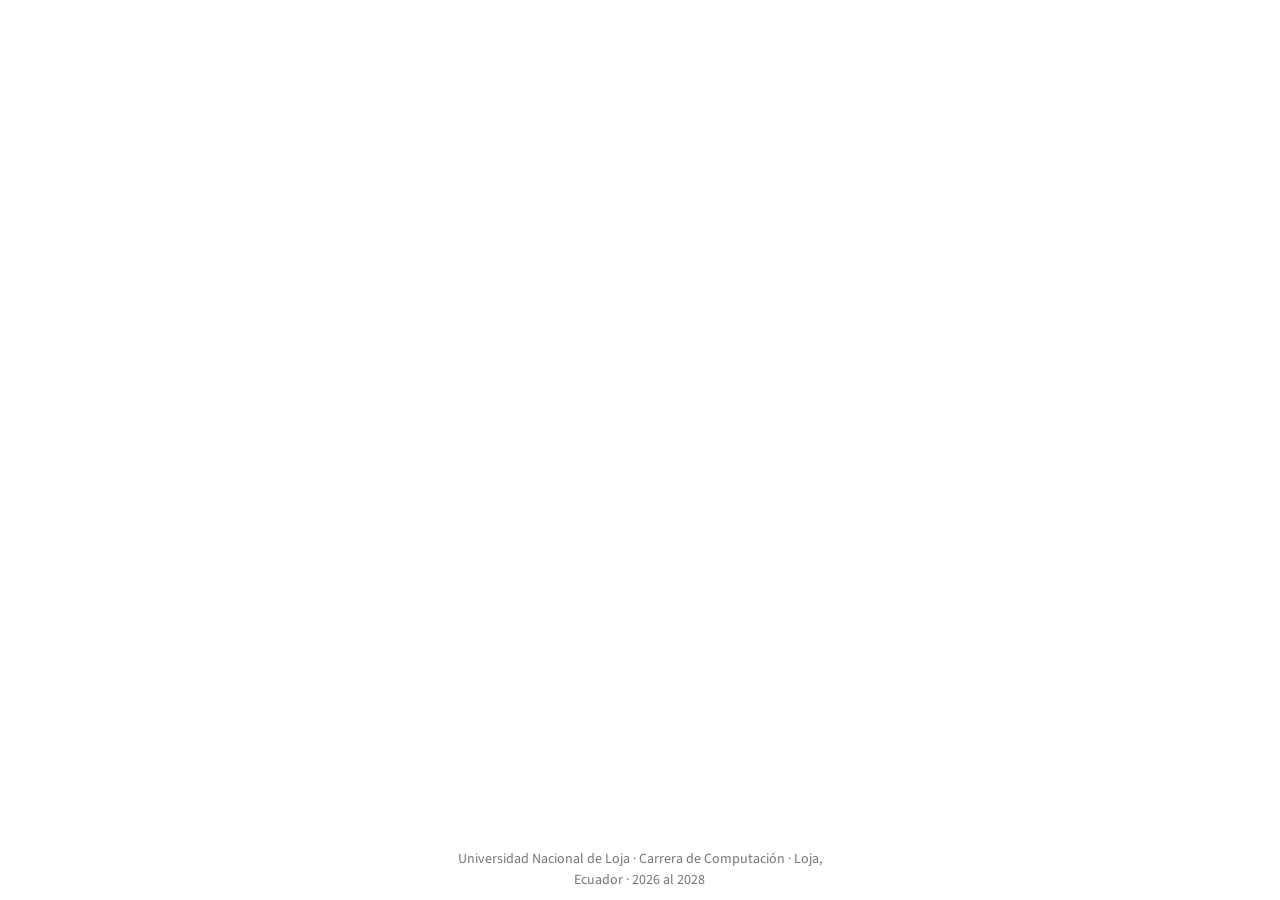
<file: doc/recursos/clasificador-sonidos/index.html>
<!DOCTYPE html>
<html xmlns="http://www.w3.org/1999/xhtml" lang="es" xml:lang="es"><head>

<meta charset="utf-8">
<meta name="generator" content="quarto-1.11.9">

<meta name="viewport" content="width=device-width, initial-scale=1.0, user-scalable=yes">


<title>index – WomanTIC</title>
<style>
/* Default styles provided by pandoc.
** See https://pandoc.org/MANUAL.html#variables-for-html for config info.
*/
span.smallcaps{font-variant: small-caps;}
div.columns{display: flex; gap: 1.5em;}
div.column{flex: auto;}
@media screen {
div.columns{gap: min(4vw, 1.5em);}
div.column{overflow-x: auto;}
}
div.hanging-indent{margin-left: 1.5em; text-indent: -1.5em;}
ul.task-list{list-style: none;}
ul.task-list li input[type="checkbox"] {
  width: 0.8em;
  margin: 0 0.8em 0.2em -1em; /* quarto-specific, see https://github.com/quarto-dev/quarto-cli/issues/4556 */ 
  vertical-align: middle;
}
</style>


<script src="../../site_libs/quarto-nav/quarto-nav.js"></script>
<script src="../../site_libs/clipboard/clipboard.min.js"></script>
<script src="../../site_libs/quarto-html/quarto.js" type="module"></script>
<script src="../../site_libs/quarto-html/tabsets/tabsets.js" type="module"></script>
<script src="../../site_libs/quarto-html/scrollable-regions/scrollable-regions.js" type="module"></script>
<script src="../../site_libs/quarto-html/popper.min.js"></script>
<script src="../../site_libs/quarto-html/tippy.umd.min.js"></script>
<script src="../../site_libs/quarto-html/anchor.min.js"></script>
<link href="../../site_libs/quarto-html/tippy.css" rel="stylesheet">
<link href="../../site_libs/quarto-html/quarto-syntax-highlighting-63b5708e65d6cd79cd7618c58d0c21e7.css" rel="stylesheet" id="quarto-text-highlighting-styles">
<script src="../../site_libs/bootstrap/bootstrap.min.js"></script>
<link href="../../site_libs/bootstrap/bootstrap-icons.css" rel="stylesheet">
<link href="../../site_libs/bootstrap/bootstrap-ae532e7a3f17d28a1d211e009f8669bc.min.css" rel="stylesheet" append-hash="true" id="quarto-bootstrap" data-mode="light">
<script id="quarto-search-options" type="application/json">{
  "language": {
    "search-no-results-text": "No se han encontrado resultados",
    "search-matching-documents-text": "documentos encontrados",
    "search-copy-link-title": "Copiar el enlace en la búsqueda",
    "search-hide-matches-text": "Ocultar resultados adicionales",
    "search-more-match-text": "resultado adicional en este documento",
    "search-more-matches-text": "resultados adicionales en este documento",
    "search-clear-button-title": "Borrar",
    "search-text-placeholder": "",
    "search-detached-cancel-button-title": "Cancelar",
    "search-submit-button-title": "Enviar",
    "search-label": "Buscar"
  }
}</script>


</head>

<body class="fullcontent quarto-light"><a id="quarto-skip-link" class="visually-hidden-focusable" href="#quarto-document-content">Saltar al contenido principal</a>

<div id="quarto-search-results"></div>
<!-- content -->
<div id="quarto-content" class="quarto-container page-columns page-rows-contents page-layout-article">
<!-- sidebar -->
<!-- margin-sidebar -->
    
<!-- main -->
<main class="content" id="quarto-document-content" tabindex="-1"><header id="title-block-header" class="quarto-title-block"></header>







</main> <!-- /main -->
<script id="quarto-html-after-body" type="application/javascript">
  window.document.addEventListener("DOMContentLoaded", function (event) {
    const icon = "";
    const anchorJS = new window.AnchorJS();
    anchorJS.options = {
      placement: 'right',
      icon: icon
    };
    anchorJS.add('.anchored');
    const isCodeAnnotation = (el) => {
      for (const clz of el.classList) {
        if (clz.startsWith('code-annotation-')) {                     
          return true;
        }
      }
      return false;
    }
    const onCopySuccess = function(e) {
      // button target
      const button = e.trigger;
      // don't keep focus
      button.blur();
      // flash "checked"
      button.classList.add('code-copy-button-checked');
      var currentTitle = button.getAttribute("title");
      button.setAttribute("title", "Copiado");
      let tooltip;
      if (window.bootstrap) {
        button.setAttribute("data-bs-toggle", "tooltip");
        button.setAttribute("data-bs-placement", "left");
        button.setAttribute("data-bs-title", "Copiado");
        tooltip = new bootstrap.Tooltip(button, 
          { trigger: "manual", 
            customClass: "code-copy-button-tooltip",
            offset: [0, -8]});
        tooltip.show();    
      }
      setTimeout(function() {
        if (tooltip) {
          tooltip.hide();
          button.removeAttribute("data-bs-title");
          button.removeAttribute("data-bs-toggle");
          button.removeAttribute("data-bs-placement");
        }
        button.setAttribute("title", currentTitle);
        button.classList.remove('code-copy-button-checked');
      }, 1000);
      // clear code selection
      e.clearSelection();
    }
    const getTextToCopy = function(trigger) {
      const outerScaffold = trigger.parentElement.cloneNode(true);
      const codeEl = outerScaffold.querySelector('code');
      for (const childEl of codeEl.children) {
        if (isCodeAnnotation(childEl)) {
          childEl.remove();
        }
      }
      return codeEl.innerText;
    }
    const clipboard = new window.ClipboardJS('.code-copy-button:not([data-in-quarto-modal])', {
      text: getTextToCopy
    });
    clipboard.on('success', onCopySuccess);
    if (window.document.getElementById('quarto-embedded-source-code-modal')) {
      const clipboardModal = new window.ClipboardJS('.code-copy-button[data-in-quarto-modal]', {
        text: getTextToCopy,
        container: window.document.getElementById('quarto-embedded-source-code-modal')
      });
      clipboardModal.on('success', onCopySuccess);
    }
      var localhostRegex = new RegExp(/^(?:http|https):\/\/localhost\:?[0-9]*\//);
      var mailtoRegex = new RegExp(/^mailto:/);
        var filterRegex = new RegExp('/' + window.location.host + '/');
      var isInternal = (href) => {
          return filterRegex.test(href) || localhostRegex.test(href) || mailtoRegex.test(href);
      }
      // Inspect non-navigation links and adorn them if external
      window.quartoDecorateExternalLinks = function (root) {
     var links = (root || window.document).querySelectorAll('a[href]:not(.nav-link):not(.navbar-brand):not(.toc-action):not(.sidebar-link):not(.sidebar-item-toggle):not(.pagination-link):not(.no-external):not([aria-hidden]):not(.dropdown-item):not(.quarto-navigation-tool):not(.about-link)');
      for (var i=0; i<links.length; i++) {
        const link = links[i];
        if (!isInternal(link.href)) {
          // undo the damage that might have been done by quarto-nav.js in the case of
          // links that we want to consider external
          if (link.dataset.originalHref !== undefined) {
            link.href = link.dataset.originalHref;
          }
          if (!link.classList.contains('no-external-icon')) {
          }
        }
      }
      };
      window.quartoDecorateExternalLinks(window.document);
    // Esc closes the popup (WCAG 1.4.13) and focus leaving both trigger and
    // popup closes it (WCAG 2.4.11); tippy handles neither for interactive popups.
    const hideOnEscAndFocusOut = {
      name: 'hideOnEscAndFocusOut',
      defaultValue: true,
      fn(instance) {
        const dismiss = () => {
          // A show scheduled by the trigger delay would otherwise reopen it
          instance.clearDelayTimeouts();
          instance.hide();
        };
        const onKeyDown = (event) => {
          if (event.key !== 'Escape') {
            return;
          }
          // Keep Esc from also reaching page handlers (e.g. reveal.js overview),
          // except an open reveal.js slide menu, which Esc should close too.
          // The menu handles keys only when its keyboard option is on.
          const menuHandlesEsc = window.Reveal?.getPlugin?.('menu')?.isOpen() &&
            window.Reveal.getConfig().menu?.keyboard !== false;
          if (!menuHandlesEsc) {
            event.stopPropagation();
          }
          if (instance.popper.contains(window.document.activeElement)) {
            // Disabled while refocusing so the focus trigger does not reopen it
            instance.disable();
            instance.reference.focus();
            instance.enable();
          }
          dismiss();
        };
        const onFocusOut = (event) => {
          const target = event.relatedTarget;
          if (target && !instance.reference.contains(target) &&
              !instance.popper.contains(target)) {
            dismiss();
          }
        };
        // On the trigger too: a click trigger (code-annotations: select) has no
        // blur handling. Attached for the instance's lifetime so leaving the
        // trigger also cancels a show still pending on the trigger delay.
        instance.reference.addEventListener('focusout', onFocusOut);
        return {
          onShow() {
            window.document.addEventListener('keydown', onKeyDown, true);
            instance.popper.addEventListener('focusout', onFocusOut);
          },
          onHide() {
            window.document.removeEventListener('keydown', onKeyDown, true);
            instance.popper.removeEventListener('focusout', onFocusOut);
          },
          onDestroy() {
            instance.reference.removeEventListener('focusout', onFocusOut);
          },
        };
      },
    };
    function tippyHover(el, contentFn, onTriggerFn, onUntriggerFn) {
      const config = {
        allowHTML: true,
        maxWidth: 500,
        delay: 100,
        arrow: false,
        appendTo: function(el) {
            return el.parentElement;
        },
        interactive: true,
        interactiveBorder: 10,
        theme: 'quarto',
        placement: 'bottom-start',
        plugins: [hideOnEscAndFocusOut],
      };
      if (contentFn) {
        config.content = contentFn;
      }
      if (onTriggerFn) {
        config.onTrigger = onTriggerFn;
      }
      if (onUntriggerFn) {
        config.onUntrigger = onUntriggerFn;
      }
      window.tippy(el, config); 
    }
    const noterefs = window.document.querySelectorAll('a[role="doc-noteref"]');
    for (var i=0; i<noterefs.length; i++) {
      const ref = noterefs[i];
      tippyHover(ref, function() {
        // use id or data attribute instead here
        let href = ref.getAttribute('data-footnote-href') || ref.getAttribute('href');
        try { href = new URL(href).hash; } catch {}
        const id = href.replace(/^#\/?/, "");
        const note = window.document.getElementById(id);
        if (note) {
          return note.innerHTML;
        } else {
          return "";
        }
      });
    }
    const xrefs = window.document.querySelectorAll('a.quarto-xref');
    const processXRef = (id, note) => {
      // Strip column container classes
      const stripColumnClz = (el) => {
        el.classList.remove("page-full", "page-columns");
        if (el.children) {
          for (const child of el.children) {
            stripColumnClz(child);
          }
        }
      }
      stripColumnClz(note)
      if (id === null || id.startsWith('sec-')) {
        // Special case sections, only their first couple elements
        const container = document.createElement("div");
        if (note.children && note.children.length > 2) {
          container.appendChild(note.children[0].cloneNode(true));
          for (let i = 1; i < note.children.length; i++) {
            const child = note.children[i];
            if (child.tagName === "P" && child.innerText === "") {
              continue;
            } else {
              container.appendChild(child.cloneNode(true));
              break;
            }
          }
          if (window.Quarto?.typesetMath) {
            window.Quarto.typesetMath(container);
          }
          return container.innerHTML
        } else {
          if (window.Quarto?.typesetMath) {
            window.Quarto.typesetMath(note);
          }
          return note.innerHTML;
        }
      } else {
        // Remove any anchor links if they are present
        const anchorLink = note.querySelector('a.anchorjs-link');
        if (anchorLink) {
          anchorLink.remove();
        }
        if (window.Quarto?.typesetMath) {
          window.Quarto.typesetMath(note);
        }
        if (note.classList.contains("callout")) {
          return note.outerHTML;
        } else {
          return note.innerHTML;
        }
      }
    }
    for (var i=0; i<xrefs.length; i++) {
      const xref = xrefs[i];
      tippyHover(xref, undefined, function(instance) {
        instance.disable();
        let url = xref.getAttribute('href');
        let hash = undefined; 
        if (url.startsWith('#')) {
          hash = url;
        } else {
          try { hash = new URL(url).hash; } catch {}
        }
        if (hash) {
          const id = hash.replace(/^#\/?/, "");
          const note = window.document.getElementById(id);
          if (note !== null) {
            try {
              const html = processXRef(id, note.cloneNode(true));
              instance.setContent(html);
            } finally {
              instance.enable();
              instance.show();
            }
          } else {
            // See if we can fetch this
            fetch(url.split('#')[0])
            .then(res => res.text())
            .then(html => {
              const parser = new DOMParser();
              const htmlDoc = parser.parseFromString(html, "text/html");
              const note = htmlDoc.getElementById(id);
              if (note !== null) {
                const html = processXRef(id, note);
                instance.setContent(html);
              } 
            }).finally(() => {
              instance.enable();
              instance.show();
            });
          }
        } else {
          // See if we can fetch a full url (with no hash to target)
          // This is a special case and we should probably do some content thinning / targeting
          fetch(url)
          .then(res => res.text())
          .then(html => {
            const parser = new DOMParser();
            const htmlDoc = parser.parseFromString(html, "text/html");
            const note = htmlDoc.querySelector('main.content');
            if (note !== null) {
              // This should only happen for chapter cross references
              // (since there is no id in the URL)
              // remove the first header
              if (note.children.length > 0 && note.children[0].tagName === "HEADER") {
                note.children[0].remove();
              }
              const html = processXRef(null, note);
              instance.setContent(html);
            } 
          }).finally(() => {
            instance.enable();
            instance.show();
          });
        }
      }, function(instance) {
      });
    }
        let selectedAnnoteEl;
        const selectorForAnnotation = ( cell, annotation) => {
          let cellAttr = 'data-code-cell="' + cell + '"';
          let lineAttr = 'data-code-annotation="' +  annotation + '"';
          const selector = 'span[' + cellAttr + '][' + lineAttr + ']';
          return selector;
        }
        const selectCodeLines = (annoteEl) => {
          const doc = window.document;
          const targetCell = annoteEl.getAttribute("data-target-cell");
          const targetAnnotation = annoteEl.getAttribute("data-target-annotation");
          const annoteSpan = window.document.querySelector(selectorForAnnotation(targetCell, targetAnnotation));
          const lines = annoteSpan.getAttribute("data-code-lines").split(",");
          const lineIds = lines.map((line) => {
            return targetCell + "-" + line;
          })
          // Each band is positioned against its own containing block, which is
          // not the offsetParent of the lines, so place it from client rects.
          const placeBand = (band, firstEl, lastEl, codeBlock) => {
            const container = band.offsetParent;
            if (container === null) {
              return;
            }
            const containerRect = container.getBoundingClientRect();
            // Reveal.js scales slides with a transform, so convert client
            // pixels back to the CSS pixels of the container.
            const scale = containerRect.height / container.offsetHeight || 1;
            const firstRect = firstEl.getBoundingClientRect();
            const lastRect = lastEl.getBoundingClientRect();
            const top = (firstRect.top - containerRect.top) / scale - container.clientTop + container.scrollTop;
            const height = (lastRect.bottom - firstRect.top) / scale;
            band.style.top = top - 2 + "px";
            band.style.height = height + 4 + "px";
            if (codeBlock) {
              // Without the copy button wrapper, the containing block is wider
              // than the code block, so span the code block explicitly.
              const blockRect = codeBlock.getBoundingClientRect();
              band.style.left = (blockRect.left - containerRect.left) / scale - container.clientLeft + container.scrollLeft + "px";
              band.style.width = blockRect.width / scale + "px";
            }
          };
          if (lineIds.length > 0) {
            const el = window.document.getElementById(lineIds[0]);
            const lastEl = window.document.getElementById(lineIds[lineIds.length - 1]);
            const parent = el.parentElement.parentElement;
            // cook up a div (if necessary) and position it
            let div = window.document.getElementById("code-annotation-line-highlight");
            if (div === null) {
              div = window.document.createElement("div");
              div.setAttribute("id", "code-annotation-line-highlight");
              div.style.position = 'absolute';
              parent.appendChild(div);
            }
            placeBand(div, el, lastEl, parent.closest("div.sourceCode") || parent);
            let gutterDiv = window.document.getElementById("code-annotation-line-highlight-gutter");
            if (gutterDiv === null) {
              gutterDiv = window.document.createElement("div");
              gutterDiv.setAttribute("id", "code-annotation-line-highlight-gutter");
              gutterDiv.style.position = 'absolute';
              const codeCell = window.document.getElementById(targetCell);
              const gutter = codeCell.querySelector('.code-annotation-gutter');
              gutter.appendChild(gutterDiv);
            }
            placeBand(gutterDiv, el, lastEl);
            selectedAnnoteEl = annoteEl;
          }
        };
        const unselectCodeLines = () => {
          const elementsIds = ["code-annotation-line-highlight", "code-annotation-line-highlight-gutter"];
          elementsIds.forEach((elId) => {
            const div = window.document.getElementById(elId);
            if (div) {
              div.remove();
            }
          });
          selectedAnnoteEl = undefined;
        };
          // Handle positioning of the toggle
      window.addEventListener(
        "resize",
        throttle(() => {
          elRect = undefined;
          if (selectedAnnoteEl) {
            selectCodeLines(selectedAnnoteEl);
          }
        }, 10)
      );
      function throttle(fn, ms) {
      let throttle = false;
      let timer;
        return (...args) => {
          if(!throttle) { // first call gets through
              fn.apply(this, args);
              throttle = true;
          } else { // all the others get throttled
              if(timer) clearTimeout(timer); // cancel #2
              timer = setTimeout(() => {
                fn.apply(this, args);
                timer = throttle = false;
              }, ms);
          }
        };
      }
        // Attach click handler to the DT
        const annoteDls = window.document.querySelectorAll('dt[data-target-cell]');
        for (const annoteDlNode of annoteDls) {
          annoteDlNode.addEventListener('click', (event) => {
            const clickedEl = event.target;
            if (clickedEl !== selectedAnnoteEl) {
              unselectCodeLines();
              const activeEl = window.document.querySelector('dt[data-target-cell].code-annotation-active');
              if (activeEl) {
                activeEl.classList.remove('code-annotation-active');
              }
              selectCodeLines(clickedEl);
              clickedEl.classList.add('code-annotation-active');
            } else {
              // Unselect the line
              unselectCodeLines();
              clickedEl.classList.remove('code-annotation-active');
            }
          });
        }
    const findCites = (el) => {
      const parentEl = el.parentElement;
      if (parentEl) {
        const cites = parentEl.dataset.cites;
        if (cites) {
          return {
            el,
            cites: cites.split(' ')
          };
        } else {
          return findCites(el.parentElement)
        }
      } else {
        return undefined;
      }
    };
    var bibliorefs = window.document.querySelectorAll('a[role="doc-biblioref"]');
    for (var i=0; i<bibliorefs.length; i++) {
      const ref = bibliorefs[i];
      const citeInfo = findCites(ref);
      if (citeInfo) {
        tippyHover(citeInfo.el, function() {
          var popup = window.document.createElement('div');
          citeInfo.cites.forEach(function(cite) {
            var citeDiv = window.document.createElement('div');
            citeDiv.classList.add('hanging-indent');
            citeDiv.classList.add('csl-entry');
            var biblioDiv = window.document.getElementById('ref-' + cite);
            if (biblioDiv) {
              citeDiv.innerHTML = biblioDiv.innerHTML;
            }
            popup.appendChild(citeDiv);
          });
          return popup.innerHTML;
        });
      }
    }
  });
  </script>
  <script type="application/javascript">
  window.quartoScrollableRegionsLabels = {"code":"Código desplazable","output":"Salida desplazable"};
  </script>
</div> <!-- /content -->
<footer class="footer">
  <div class="nav-footer">
    <div class="nav-footer-left">
      &nbsp;
    </div>   
    <div class="nav-footer-center">
<p>Universidad Nacional de Loja · Carrera de Computación · Loja, Ecuador · 2026 al 2028</p>
</div>
    <div class="nav-footer-right">
      &nbsp;
    </div>
  </div>
</footer>




</body></html>
</file>
<file: doc/site_libs/quarto-html/tippy.css>
.tippy-box[data-animation=fade][data-state=hidden]{opacity:0}[data-tippy-root]{max-width:calc(100vw - 10px)}.tippy-box{position:relative;background-color:#333;color:#fff;border-radius:4px;font-size:14px;line-height:1.4;white-space:normal;outline:0;transition-property:transform,visibility,opacity}.tippy-box[data-placement^=top]>.tippy-arrow{bottom:0}.tippy-box[data-placement^=top]>.tippy-arrow:before{bottom:-7px;left:0;border-width:8px 8px 0;border-top-color:initial;transform-origin:center top}.tippy-box[data-placement^=bottom]>.tippy-arrow{top:0}.tippy-box[data-placement^=bottom]>.tippy-arrow:before{top:-7px;left:0;border-width:0 8px 8px;border-bottom-color:initial;transform-origin:center bottom}.tippy-box[data-placement^=left]>.tippy-arrow{right:0}.tippy-box[data-placement^=left]>.tippy-arrow:before{border-width:8px 0 8px 8px;border-left-color:initial;right:-7px;transform-origin:center left}.tippy-box[data-placement^=right]>.tippy-arrow{left:0}.tippy-box[data-placement^=right]>.tippy-arrow:before{left:-7px;border-width:8px 8px 8px 0;border-right-color:initial;transform-origin:center right}.tippy-box[data-inertia][data-state=visible]{transition-timing-function:cubic-bezier(.54,1.5,.38,1.11)}.tippy-arrow{width:16px;height:16px;color:#333}.tippy-arrow:before{content:"";position:absolute;border-color:transparent;border-style:solid}.tippy-content{position:relative;padding:5px 9px;z-index:1}
</file>
<file: doc/site_libs/quarto-html/quarto-syntax-highlighting-63b5708e65d6cd79cd7618c58d0c21e7.css>
/* quarto syntax highlight colors */
:root {
  --quarto-hl-ot-color: #003B4F;
  --quarto-hl-at-color: #657422;
  --quarto-hl-ss-color: #20794D;
  --quarto-hl-an-color: #5E5E5E;
  --quarto-hl-fu-color: #4758AB;
  --quarto-hl-st-color: #20794D;
  --quarto-hl-cf-color: #003B4F;
  --quarto-hl-op-color: #5E5E5E;
  --quarto-hl-er-color: #AD0000;
  --quarto-hl-bn-color: #AD0000;
  --quarto-hl-al-color: #AD0000;
  --quarto-hl-va-color: #111111;
  --quarto-hl-bu-color: inherit;
  --quarto-hl-ex-color: inherit;
  --quarto-hl-pp-color: #AD0000;
  --quarto-hl-in-color: #5E5E5E;
  --quarto-hl-vs-color: #20794D;
  --quarto-hl-wa-color: #5E5E5E;
  --quarto-hl-do-color: #5E5E5E;
  --quarto-hl-im-color: #00769E;
  --quarto-hl-ch-color: #20794D;
  --quarto-hl-dt-color: #AD0000;
  --quarto-hl-fl-color: #AD0000;
  --quarto-hl-co-color: #5E5E5E;
  --quarto-hl-cv-color: #5E5E5E;
  --quarto-hl-cn-color: #8f5902;
  --quarto-hl-sc-color: #5E5E5E;
  --quarto-hl-dv-color: #AD0000;
  --quarto-hl-kw-color: #003B4F;
}

/* other quarto variables */
:root {
  --quarto-font-monospace: SFMono-Regular, Menlo, Monaco, Consolas, "Liberation Mono", "Courier New", monospace;
}

/* syntax highlight based on Pandoc's rules */
pre > code.sourceCode > span {
  color: #003B4F;
}

code.sourceCode > span {
  color: #003B4F;
}

div.sourceCode,
div.sourceCode pre.sourceCode {
  color: #003B4F;
}

/* Normal */
code span {
  color: #003B4F;
}

/* Alert */
code span.al {
  color: #AD0000;
  font-style: inherit;
}

/* Annotation */
code span.an {
  color: #5E5E5E;
  font-style: inherit;
}

/* Attribute */
code span.at {
  color: #657422;
  font-style: inherit;
}

/* BaseN */
code span.bn {
  color: #AD0000;
  font-style: inherit;
}

/* BuiltIn */
code span.bu {
  font-style: inherit;
}

/* ControlFlow */
code span.cf {
  color: #003B4F;
  font-weight: bold;
  font-style: inherit;
}

/* Char */
code span.ch {
  color: #20794D;
  font-style: inherit;
}

/* Constant */
code span.cn {
  color: #8f5902;
  font-style: inherit;
}

/* Comment */
code span.co {
  color: #5E5E5E;
  font-style: inherit;
}

/* CommentVar */
code span.cv {
  color: #5E5E5E;
  font-style: italic;
}

/* Documentation */
code span.do {
  color: #5E5E5E;
  font-style: italic;
}

/* DataType */
code span.dt {
  color: #AD0000;
  font-style: inherit;
}

/* DecVal */
code span.dv {
  color: #AD0000;
  font-style: inherit;
}

/* Error */
code span.er {
  color: #AD0000;
  font-style: inherit;
}

/* Extension */
code span.ex {
  font-style: inherit;
}

/* Float */
code span.fl {
  color: #AD0000;
  font-style: inherit;
}

/* Function */
code span.fu {
  color: #4758AB;
  font-style: inherit;
}

/* Import */
code span.im {
  color: #00769E;
  font-style: inherit;
}

/* Information */
code span.in {
  color: #5E5E5E;
  font-style: inherit;
}

/* Keyword */
code span.kw {
  color: #003B4F;
  font-weight: bold;
  font-style: inherit;
}

/* Operator */
code span.op {
  color: #5E5E5E;
  font-style: inherit;
}

/* Other */
code span.ot {
  color: #003B4F;
  font-style: inherit;
}

/* Preprocessor */
code span.pp {
  color: #AD0000;
  font-style: inherit;
}

/* SpecialChar */
code span.sc {
  color: #5E5E5E;
  font-style: inherit;
}

/* SpecialString */
code span.ss {
  color: #20794D;
  font-style: inherit;
}

/* String */
code span.st {
  color: #20794D;
  font-style: inherit;
}

/* Variable */
code span.va {
  color: #111111;
  font-style: inherit;
}

/* VerbatimString */
code span.vs {
  color: #20794D;
  font-style: inherit;
}

/* Warning */
code span.wa {
  color: #5E5E5E;
  font-style: italic;
}

.prevent-inlining {
  content: "</";
}

/*# sourceMappingURL=054cc16b9e9817627be6994582d2ffb5.css.map */
</file>
